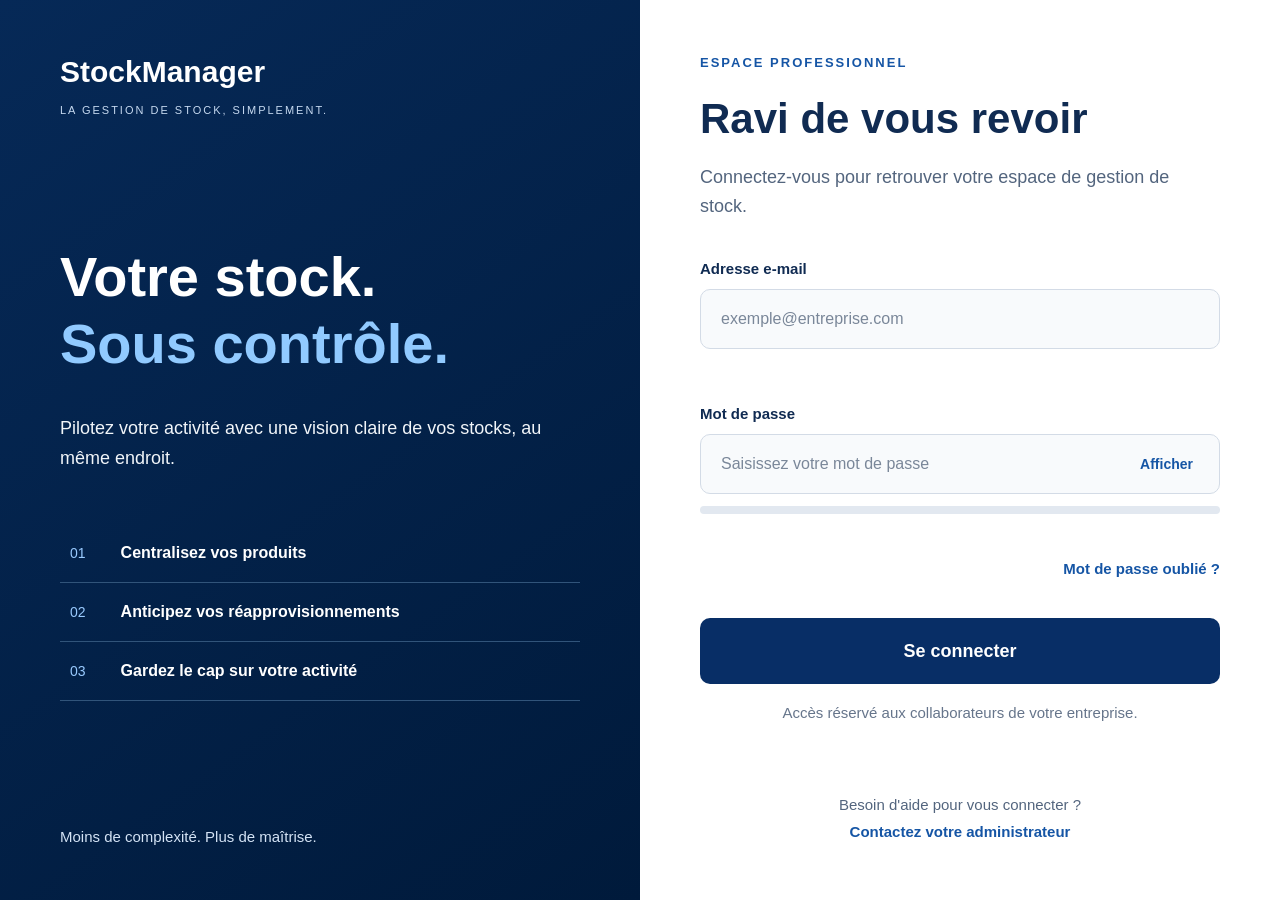
<file: connexion.html>
<!DOCTYPE html>
<html lang="fr">
<head>
    <meta charset="UTF-8">
    <meta name="viewport" content="width=device-width, initial-scale=1.0">
    <title>StockManager - Connexion</title>
    <link rel="stylesheet" href="connexion.css">
</head>

<body>

    <main class="container">

        <section class="left-panel">

            <header class="logo">
                <h2>StockManager</h2>
                <p>LA GESTION DE STOCK, SIMPLEMENT.</p>
            </header>

            <div class="presentation">
                <h1>
                    Votre stock.<br>
                    <span>Sous contrôle.</span>
                </h1>

                <p class="description">
                    Pilotez votre activité avec une vision claire de vos stocks,
                    au même endroit.
                </p>

                <div class="advantages">
                    <div class="advantage">
                        <span>01</span>
                        <strong>Centralisez vos produits</strong>
                    </div>

                    <div class="advantage">
                        <span>02</span>
                        <strong>Anticipez vos réapprovisionnements</strong>
                    </div>

                    <div class="advantage">
                        <span>03</span>
                        <strong>Gardez le cap sur votre activité</strong>
                    </div>
                </div>
            </div>

            <footer class="left-footer">
                Moins de complexité. Plus de maîtrise.
            </footer>

        </section>

        <section class="right-panel">

            <div class="login">

                <p class="label-top">ESPACE PROFESSIONNEL</p>

                <h2>Ravi de vous revoir</h2>

                <p class="intro">
                    Connectez-vous pour retrouver votre espace
                    de gestion de stock.
                </p>

                <form id="login-form" action="" method="POST" novalidate>

                    <div class="form-group">
                        <label for="email">Adresse e-mail</label>
                        <input
                            type="email"
                            id="email"
                            name="email"
                            placeholder="exemple@entreprise.com"
                            required
                        >
                        <p class="message" id="email-message"></p>
                    </div>

                    <div class="form-group">
                        <label for="password">Mot de passe</label>
                        <div class="password-wrapper">
                            <input
                                type="password"
                                id="password"
                                name="password"
                                placeholder="Saisissez votre mot de passe"
                                required
                            >
                            <button type="button" class="toggle-password" id="toggle-password">Afficher</button>
                        </div>
                        <div class="strength-bar">
                            <div id="strength-fill"></div>
                        </div>
                        <p class="message" id="password-message"></p>
                    </div>

                    <div class="forgot">
                        <a href="motdepasse-oublie.html">Mot de passe oublié ?</a>
                    </div>

                    <button type="submit">Se connecter</button>

                </form>

                <p class="access">
                    Accès réservé aux collaborateurs de votre entreprise.
                </p>

                <div class="help">
                    <p>Besoin d'aide pour vous connecter ?</p>
                    <a href="#">Contactez votre administrateur</a>
                </div>

            </div>

        </section>

    </main>

    <script src="connexion.js"></script>

</body>
</html>
</file>
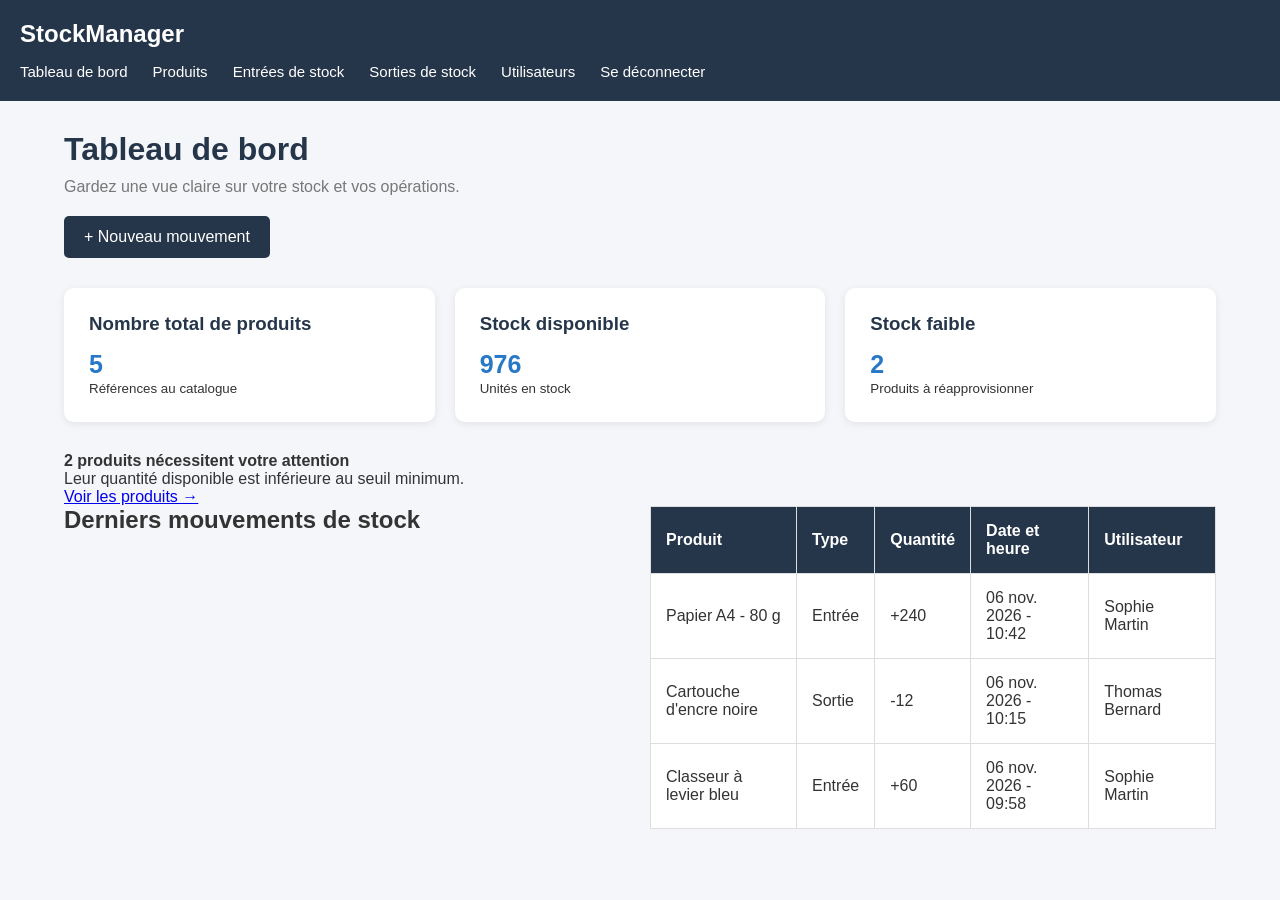
<file: dashboard.html>
<!DOCTYPE html>
<html lang="fr">
<head>
    <meta charset="UTF-8">
    <meta name="viewport" content="width=device-width, initial-scale=1.0">
    <title>StockManager - Tableau de bord</title>
    <link rel="stylesheet" href="dashboard.css">
</head>
<body>
    <nav>
        <h2>StockManager</h2>
        <ul>
            <li><a href="dashboard.html">Tableau de bord</a></li>
            <li><a href="produits.html">Produits</a></li>
            <li><a href="entrees.html">Entrées de stock</a></li>
            <li><a href="sorties.html">Sorties de stock</a></li>
            <li><a href="utilisateurs.html">Utilisateurs</a></li>
            <li><a href="index.html">Se déconnecter</a></li>
        </ul>
    </nav>

    <main>
        <header>
            <h1>Tableau de bord</h1>
            <p>Gardez une vue claire sur votre stock et vos opérations.</p>
            <a href="mouvements.html">+ Nouveau mouvement</a>
        </header>

        <section class="stats">
            <article>
                <h3>Nombre total de produits</h3>
                <p class="chiffre" id="total-produits">1 248</p>
                <small>Références au catalogue</small>
            </article>
            <article>
                <h3>Stock disponible</h3>
                <p class="chiffre" id="total-stock">24 580</p>
                <small>Unités en stock</small>
            </article>
            <article>
                <h3>Stock faible</h3>
                <p class="chiffre" id="total-faible">18</p>
                <small>Produits à réapprovisionner</small>
            </article>
        </section>

        <aside class="alerte">
            <strong id="message-alerte">18 produits nécessitent votre attention</strong>
            <p>Leur quantité disponible est inférieure au seuil minimum.</p>
            <a href="produits.html">Voir les produits →</a>
        </aside>

        <section>
            <h2>Derniers mouvements de stock</h2>
            <table>
                <thead>
                    <tr>
                        <th>Produit</th>
                        <th>Type</th>
                        <th>Quantité</th>
                        <th>Date et heure</th>
                        <th>Utilisateur</th>
                    </tr>
                </thead>
                <tbody>
                    <tr>
                        <td>Papier A4 - 80 g</td>
                        <td>Entrée</td>
                        <td>+240</td>
                        <td>06 nov. 2026 - 10:42</td>
                        <td>Sophie Martin</td>
                    </tr>
                    <tr>
                        <td>Cartouche d'encre noire</td>
                        <td>Sortie</td>
                        <td>-12</td>
                        <td>06 nov. 2026 - 10:15</td>
                        <td>Thomas Bernard</td>
                    </tr>
                    <tr>
                        <td>Classeur à levier bleu</td>
                        <td>Entrée</td>
                        <td>+60</td>
                        <td>06 nov. 2026 - 09:58</td>
                        <td>Sophie Martin</td>
                    </tr>
                </tbody>
            </table>
        </section>
    </main>
    <script src="stock.js"></script>
    <script src="dashboard.js"></script>
</body>
</html>
</file>
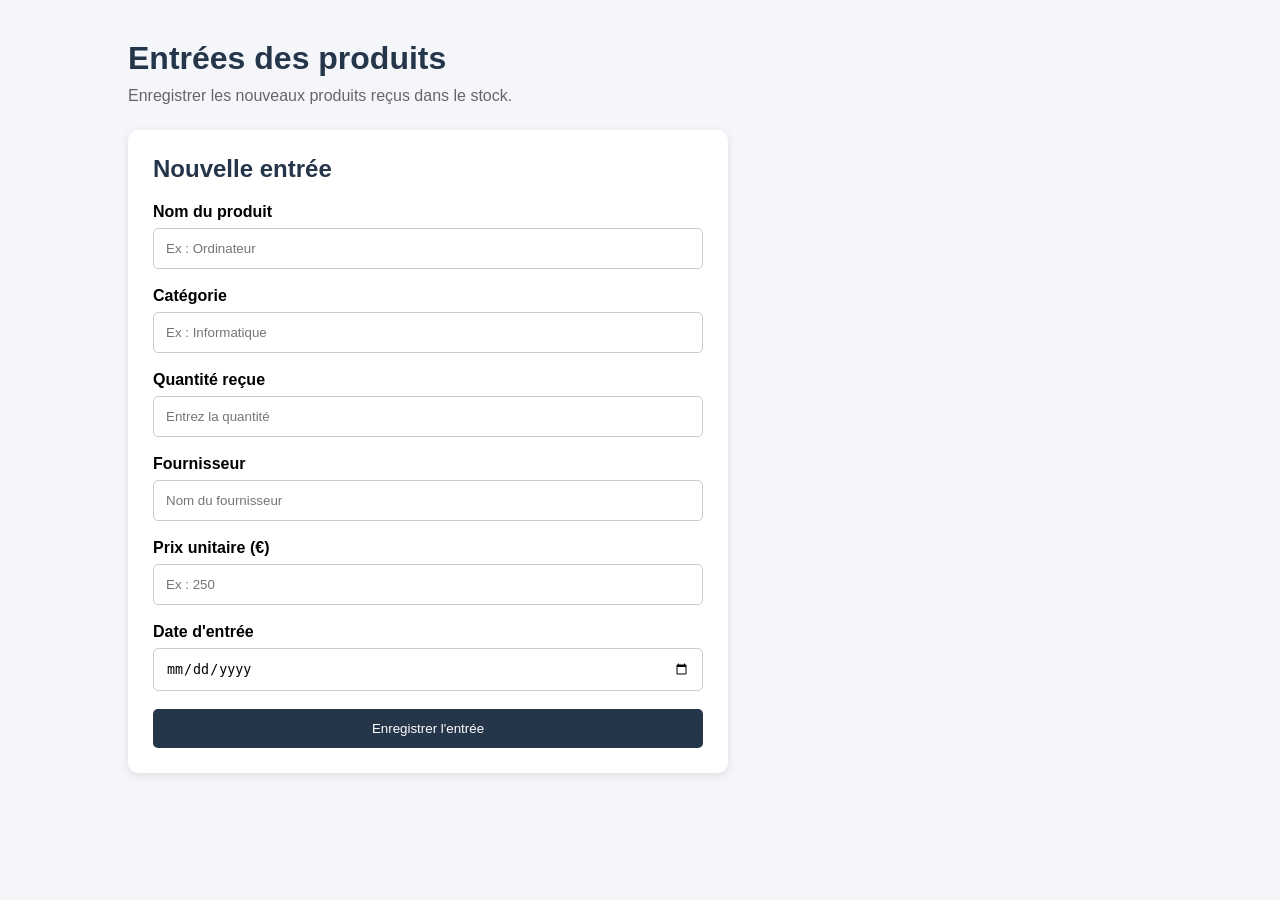
<file: entrees.html>
<!DOCTYPE html>
<html lang="fr">
<head>
    <meta charset="UTF-8">
    <meta name="viewport" content="width=device-width, initial-scale=1.0">
    <title>Entrées des produits</title>
    <link rel="stylesheet" href="entrees.css">
</head>
<body>

    <div class="container">
        <h1>Entrées des produits</h1>
        <p>Enregistrer les nouveaux produits reçus dans le stock.</p>

        <div class="formulaire">
            <h2>Nouvelle entrée</h2>

            <form>
                <label>Nom du produit</label>
                <input type="text" placeholder="Ex : Ordinateur">

                <label>Catégorie</label>
                <input type="text" placeholder="Ex : Informatique">

                <label>Quantité reçue</label>
                <input type="number" placeholder="Entrez la quantité">

                <label>Fournisseur</label>
                <input type="text" placeholder="Nom du fournisseur">

                <label>Prix unitaire (€)</label>
                <input type="number" step="0.01" placeholder="Ex : 250">

                <label>Date d'entrée</label>
                <input type="date">

                <button type="submit">Enregistrer l'entrée</button>
            </form>
        </div>
    </div>

</body>
</html>
</file>
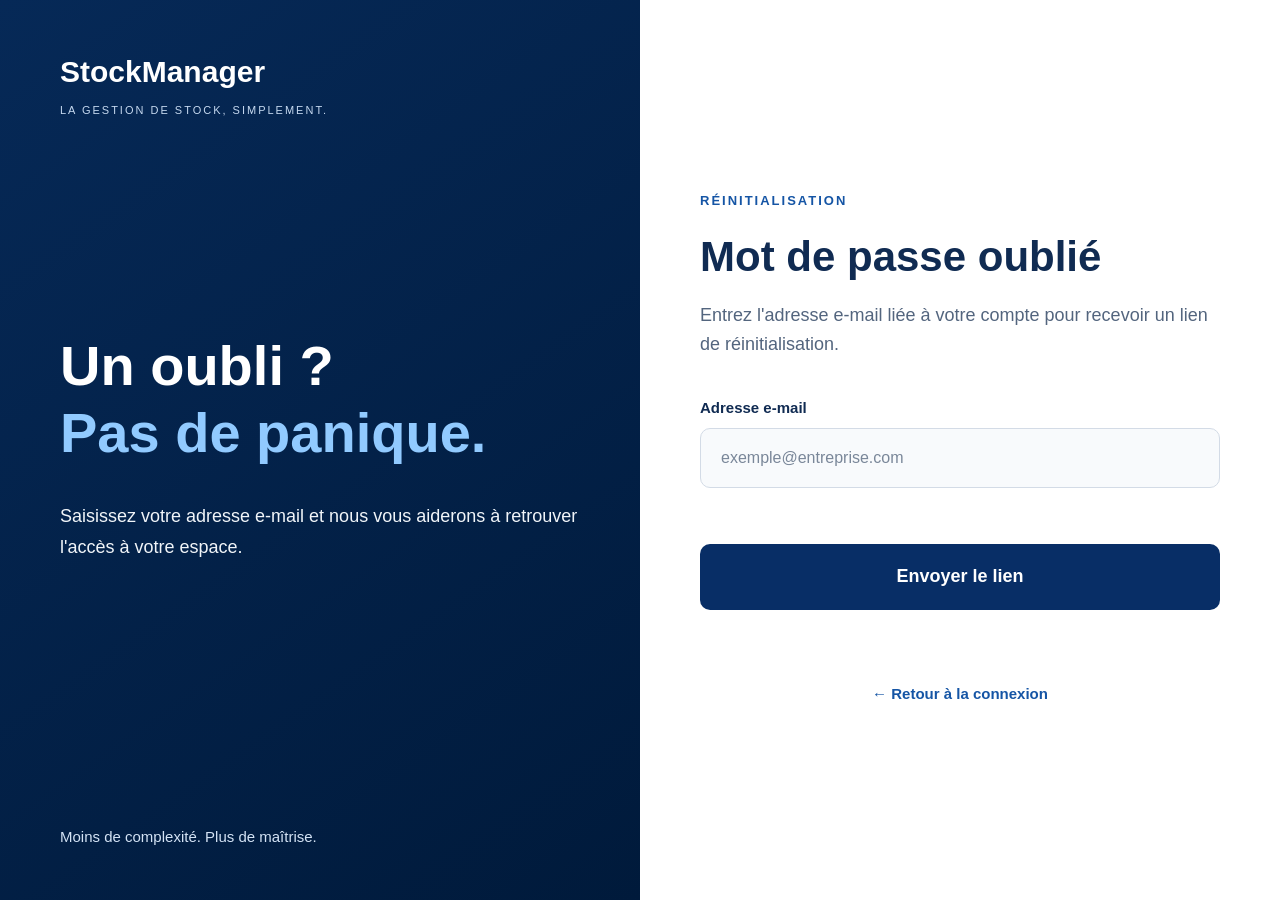
<file: motdepasse-oublie.html>
<!DOCTYPE html>
<html lang="fr">
<head>
    <meta charset="UTF-8">
    <meta name="viewport" content="width=device-width, initial-scale=1.0">
    <title>StockManager - Mot de passe oublié</title>
    <link rel="stylesheet" href="connexion.css">
</head>

<body>

    <main class="container">

        <section class="left-panel">

            <header class="logo">
                <h2>StockManager</h2>
                <p>LA GESTION DE STOCK, SIMPLEMENT.</p>
            </header>

            <div class="presentation">
                <h1>
                    Un oubli ?<br>
                    <span>Pas de panique.</span>
                </h1>

                <p class="description">
                    Saisissez votre adresse e-mail et nous vous aiderons
                    à retrouver l'accès à votre espace.
                </p>
            </div>

            <footer class="left-footer">
                Moins de complexité. Plus de maîtrise.
            </footer>

        </section>

        <section class="right-panel">

            <div class="login">

                <p class="label-top">RÉINITIALISATION</p>

                <h2>Mot de passe oublié</h2>

                <p class="intro">
                    Entrez l'adresse e-mail liée à votre compte pour recevoir
                    un lien de réinitialisation.
                </p>

                <form id="oubli-form" novalidate>

                    <div class="form-group">
                        <label for="email">Adresse e-mail</label>
                        <input
                            type="email"
                            id="email"
                            name="email"
                            placeholder="exemple@entreprise.com"
                            required
                        >
                        <p class="message" id="email-message"></p>
                    </div>

                    <button type="submit">Envoyer le lien</button>

                </form>

                <p class="confirmation" id="confirmation"></p>

                <div class="help">
                    <a href="connexion.html">← Retour à la connexion</a>
                </div>

            </div>

        </section>

    </main>

    <script src="oubli.js"></script>

</body>
</html>
</file>
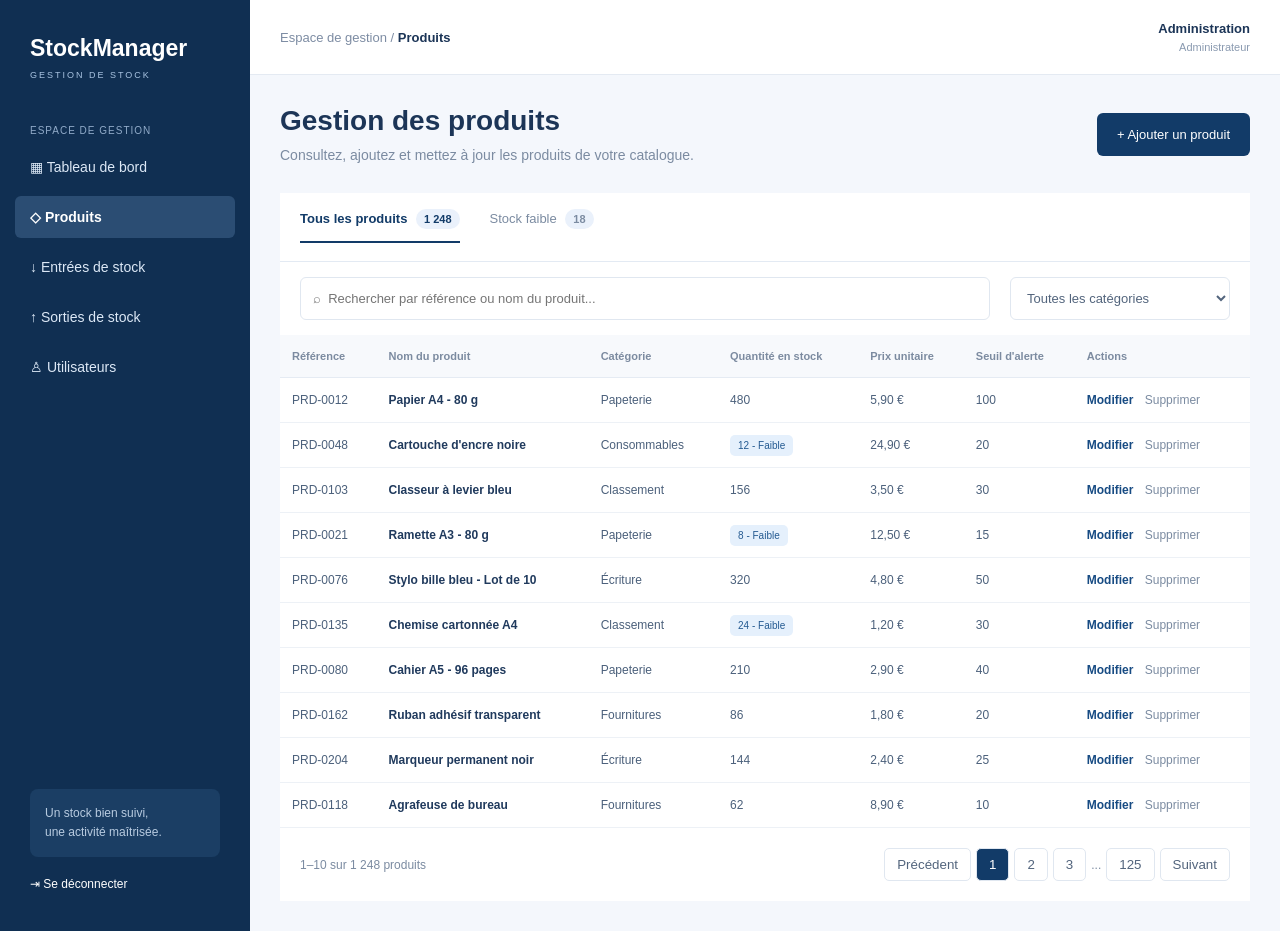
<file: produits.html>
<!DOCTYPE html>
<html lang="fr">
<head>
    <meta charset="UTF-8">
    <meta name="viewport" content="width=device-width, initial-scale=1.0">
    <title>StockManager - Produits</title>
    <link rel="stylesheet" href="produits.css">
</head>
<body>

<div class="layout">

    <aside class="sidebar">

        <div class="logo">
            <h2>StockManager</h2>
            <p>GESTION DE STOCK</p>
        </div>

        <p class="menu-title">ESPACE DE GESTION</p>

        <nav>
            <a href="index.php">▦ Tableau de bord</a>
            <a href="produits.html" class="active">◇ Produits</a>
            <a href="#">↓ Entrées de stock</a>
            <a href="#">↑ Sorties de stock</a>
            <a href="#">♙ Utilisateurs</a>
        </nav>

        <div class="sidebar-footer">
            <p>Un stock bien suivi,<br>une activité maîtrisée.</p>
            <a href="connexion.html">⇥ Se déconnecter</a>
        </div>

    </aside>

   
    <main class="main-content">

        <header class="topbar">
            <div class="breadcrumb">
                Espace de gestion / <strong>Produits</strong>
            </div>

            <div class="user">
                Administration
                <span>Administrateur</span>
            </div>
        </header>

        <section class="content">

            <div class="page-header">
                <div>
                    <h1>Gestion des produits</h1>
                    <p>Consultez, ajoutez et mettez à jour les produits de votre catalogue.</p>
                </div>

                <button class="add-button" onclick="alert('Formulaire d’ajout à créer')">
                    + Ajouter un produit
                </button>
            </div>

            <!-- STATISTIQUES -->
            <div class="tabs">
                <span class="selected">Tous les produits <b>1 248</b></span>
                <span>Stock faible <b>18</b></span>
            </div>

            <!-- RECHERCHE -->
            <div class="filters">
                <input type="text" placeholder="⌕  Rechercher par référence ou nom du produit...">

                <select>
                    <option>Toutes les catégories</option>
                    <option>Papeterie</option>
                    <option>Consommables</option>
                    <option>Classement</option>
                    <option>Écriture</option>
                    <option>Fournitures</option>
                </select>
            </div>

           
            <div class="table-container">

                <table>
                    <thead>
                        <tr>
                            <th>Référence</th>
                            <th>Nom du produit</th>
                            <th>Catégorie</th>
                            <th>Quantité en stock</th>
                            <th>Prix unitaire</th>
                            <th>Seuil d'alerte</th>
                            <th>Actions</th>
                        </tr>
                    </thead>

                    <tbody>
                        <tr>
                            <td>PRD-0012</td>
                            <td>Papier A4 - 80 g</td>
                            <td>Papeterie</td>
                            <td>480</td>
                            <td>5,90 €</td>
                            <td>100</td>
                            <td><a href="#">Modifier</a> <a class="delete" href="#">Supprimer</a></td>
                        </tr>

                        <tr>
                            <td>PRD-0048</td>
                            <td>Cartouche d'encre noire</td>
                            <td>Consommables</td>
                            <td><span class="low">12 - Faible</span></td>
                            <td>24,90 €</td>
                            <td>20</td>
                            <td><a href="#">Modifier</a> <a class="delete" href="#">Supprimer</a></td>
                        </tr>

                        <tr>
                            <td>PRD-0103</td>
                            <td>Classeur à levier bleu</td>
                            <td>Classement</td>
                            <td>156</td>
                            <td>3,50 €</td>
                            <td>30</td>
                            <td><a href="#">Modifier</a> <a class="delete" href="#">Supprimer</a></td>
                        </tr>

                        <tr>
                            <td>PRD-0021</td>
                            <td>Ramette A3 - 80 g</td>
                            <td>Papeterie</td>
                            <td><span class="low">8 - Faible</span></td>
                            <td>12,50 €</td>
                            <td>15</td>
                            <td><a href="#">Modifier</a> <a class="delete" href="#">Supprimer</a></td>
                        </tr>

                        <tr>
                            <td>PRD-0076</td>
                            <td>Stylo bille bleu - Lot de 10</td>
                            <td>Écriture</td>
                            <td>320</td>
                            <td>4,80 €</td>
                            <td>50</td>
                            <td><a href="#">Modifier</a> <a class="delete" href="#">Supprimer</a></td>
                        </tr>

                        <tr>
                            <td>PRD-0135</td>
                            <td>Chemise cartonnée A4</td>
                            <td>Classement</td>
                            <td><span class="low">24 - Faible</span></td>
                            <td>1,20 €</td>
                            <td>30</td>
                            <td><a href="#">Modifier</a> <a class="delete" href="#">Supprimer</a></td>
                        </tr>

                        <tr>
                            <td>PRD-0080</td>
                            <td>Cahier A5 - 96 pages</td>
                            <td>Papeterie</td>
                            <td>210</td>
                            <td>2,90 €</td>
                            <td>40</td>
                            <td><a href="#">Modifier</a> <a class="delete" href="#">Supprimer</a></td>
                        </tr>

                        <tr>
                            <td>PRD-0162</td>
                            <td>Ruban adhésif transparent</td>
                            <td>Fournitures</td>
                            <td>86</td>
                            <td>1,80 €</td>
                            <td>20</td>
                            <td><a href="#">Modifier</a> <a class="delete" href="#">Supprimer</a></td>
                        </tr>

                        <tr>
                            <td>PRD-0204</td>
                            <td>Marqueur permanent noir</td>
                            <td>Écriture</td>
                            <td>144</td>
                            <td>2,40 €</td>
                            <td>25</td>
                            <td><a href="#">Modifier</a> <a class="delete" href="#">Supprimer</a></td>
                        </tr>

                        <tr>
                            <td>PRD-0118</td>
                            <td>Agrafeuse de bureau</td>
                            <td>Fournitures</td>
                            <td>62</td>
                            <td>8,90 €</td>
                            <td>10</td>
                            <td><a href="#">Modifier</a> <a class="delete" href="#">Supprimer</a></td>
                        </tr>
                    </tbody>
                </table>

            </div>

            <div class="pagination">
                <span>1–10 sur 1 248 produits</span>
                <div>
                    <button>Précédent</button>
                    <button class="current">1</button>
                    <button>2</button>
                    <button>3</button>
                    <span>...</span>
                    <button>125</button>
                    <button>Suivant</button>
                </div>
            </div>

        </section>

    </main>

</div>

</body>
</html>
</file>
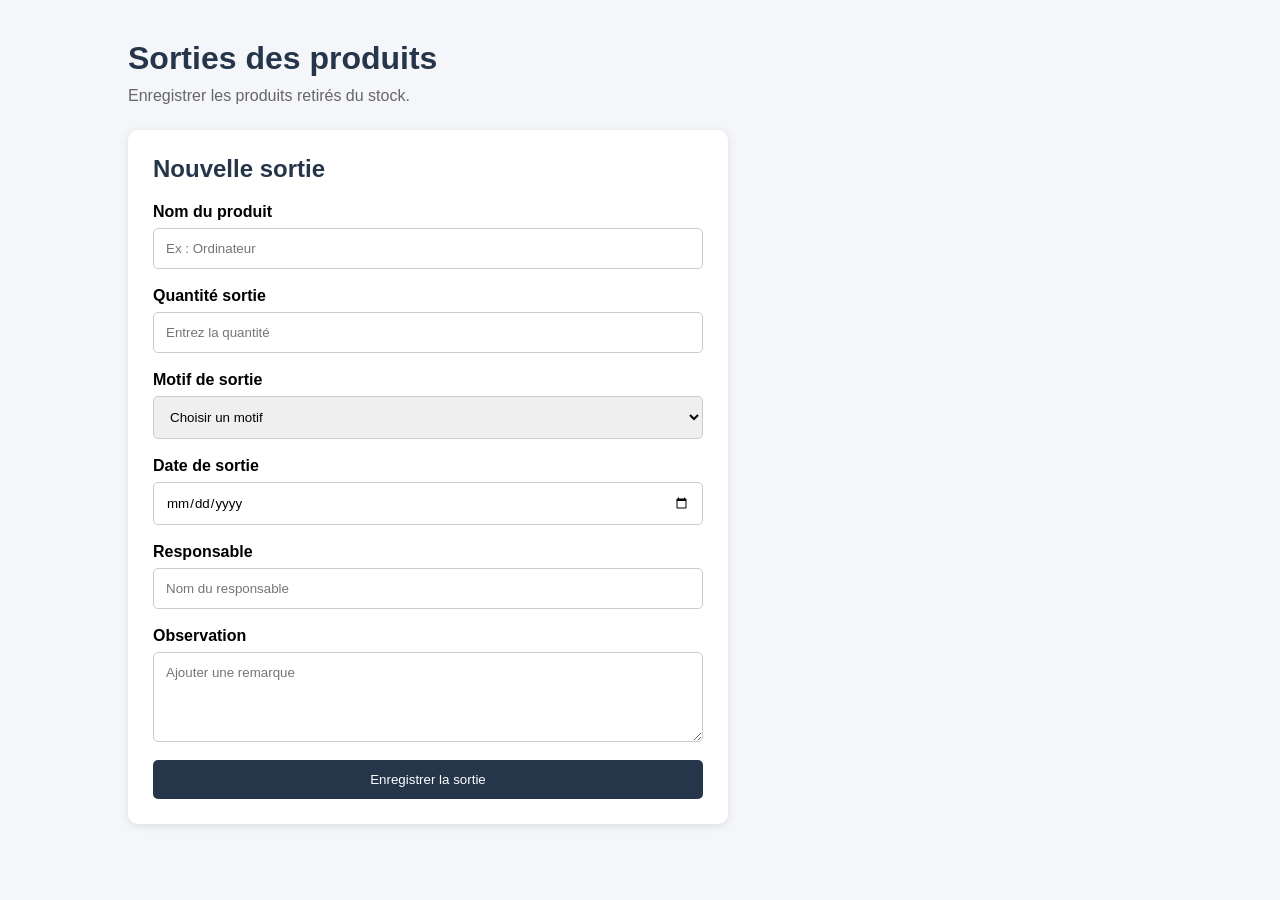
<file: sorties.html>
<!DOCTYPE html>
<html lang="fr">
<head>
    <meta charset="UTF-8">
    <meta name="viewport" content="width=device-width, initial-scale=1.0">
    <title>Sorties des produits</title>
    <link rel="stylesheet" href="sorties.css">
</head>
<body>

    <div class="container">
        <h1>Sorties des produits</h1>
        <p>Enregistrer les produits retirés du stock.</p>

        <div class="formulaire">
            <h2>Nouvelle sortie</h2>

            <form>
                <label>Nom du produit</label>
                <input type="text" placeholder="Ex : Ordinateur">

                <label>Quantité sortie</label>
                <input type="number" min="1" placeholder="Entrez la quantité">

                <label>Motif de sortie</label>
                <select>
                    <option value="">Choisir un motif</option>
                    <option>Vente</option>
                    <option>Utilisation</option>
                    <option>Perte</option>
                    <option>Produit endommagé</option>
                    <option>Autre</option>
                </select>

                <label>Date de sortie</label>
                <input type="date">

                <label>Responsable</label>
                <input type="text" placeholder="Nom du responsable">

                <label>Observation</label>
                <textarea placeholder="Ajouter une remarque"></textarea>

                <button type="submit">Enregistrer la sortie</button>
            </form>
        </div>
    </div>

</body>
</html>
</file>
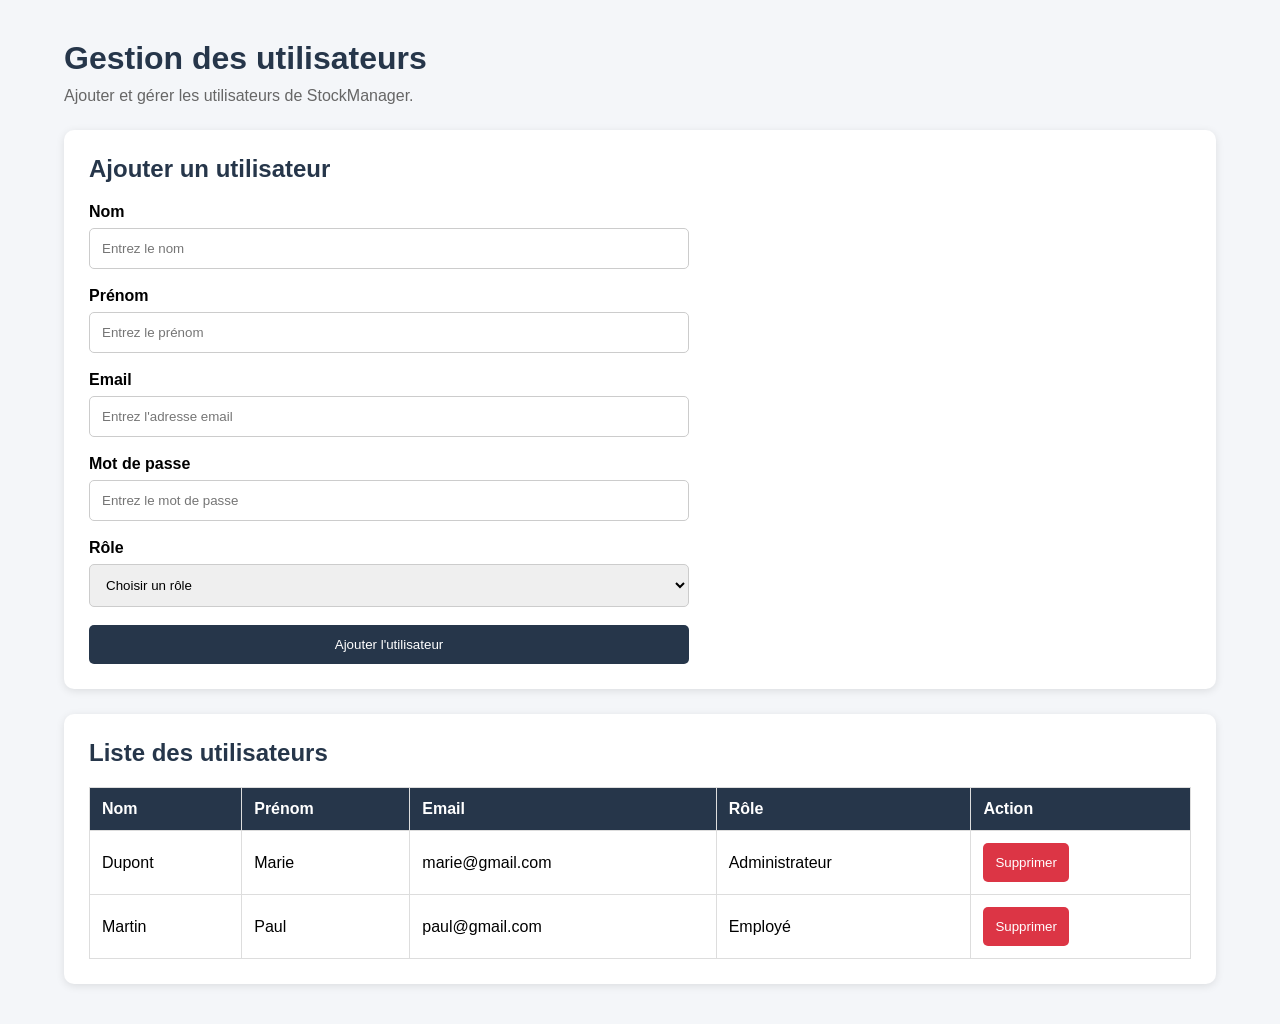
<file: utilisateurs.html>
<!DOCTYPE html>
<html lang="fr">
<head>
    <meta charset="UTF-8">
    <meta name="viewport" content="width=device-width, initial-scale=1.0">
    <title>Gestion des utilisateurs</title>
    <link rel="stylesheet" href="utilisateurs.css">
</head>
<body>

    <div class="container">

        <h1>Gestion des utilisateurs</h1>
        <p>Ajouter et gérer les utilisateurs de StockManager.</p>

        <div class="formulaire">
            <h2>Ajouter un utilisateur</h2>

            <form>
                <label>Nom</label>
                <input type="text" placeholder="Entrez le nom">

                <label>Prénom</label>
                <input type="text" placeholder="Entrez le prénom">

                <label>Email</label>
                <input type="email" placeholder="Entrez l'adresse email">

                <label>Mot de passe</label>
                <input type="password" placeholder="Entrez le mot de passe">

                <label>Rôle</label>
                <select>
                    <option value="">Choisir un rôle</option>
                    <option>Administrateur</option>
                    <option>Gestionnaire</option>
                    <option>Employé</option>
                </select>

                <button type="submit">Ajouter l'utilisateur</button>
            </form>
        </div>

        <div class="tableau">
            <h2>Liste des utilisateurs</h2>

            <table>
                <tr>
                    <th>Nom</th>
                    <th>Prénom</th>
                    <th>Email</th>
                    <th>Rôle</th>
                    <th>Action</th>
                </tr>

                <tr>
                    <td>Dupont</td>
                    <td>Marie</td>
                    <td>marie@gmail.com</td>
                    <td>Administrateur</td>
                    <td><button class="supprimer">Supprimer</button></td>
                </tr>

                <tr>
                    <td>Martin</td>
                    <td>Paul</td>
                    <td>paul@gmail.com</td>
                    <td>Employé</td>
                    <td><button class="supprimer">Supprimer</button></td>
                </tr>
            </table>
        </div>

    </div>

</body>
</html>
</file>
<file: connexion.css>
* {
    margin: 0;
    padding: 0;
    box-sizing: border-box;
    font-family: Arial, Helvetica, sans-serif;
}

body {
    background: #ffffff;
    min-height: 100vh;
}

.container {
    display: flex;
    width: 100%;
    min-height: 100vh;
}

/* PARTIE GAUCHE */

.left-panel {
    width: 50%;
    background: linear-gradient(145deg, #062957, #001a3b);
    color: #ffffff;
    padding: 55px 60px;
    display: flex;
    flex-direction: column;
    justify-content: space-between;
}

.logo h2 {
    font-size: 30px;
    font-weight: bold;
}

.logo p {
    font-size: 11px;
    letter-spacing: 2px;
    margin-top: 15px;
    color: #c5d8ef;
}

.presentation h1 {
    font-size: 56px;
    line-height: 1.2;
    margin-bottom: 35px;
    font-weight: bold;
}

.presentation h1 span {
    color: #91caff;
}

.description {
    font-size: 18px;
    line-height: 1.7;
    margin-bottom: 50px;
    color: #f1f5f9;
}

.advantage {
    display: flex;
    align-items: center;
    gap: 35px;
    padding: 20px 10px;
    border-bottom: 1px solid #31547a;
    font-size: 16px;
}

.advantage span {
    color: #9acbff;
    font-size: 14px;
}

.advantage strong {
    font-weight: 600;
}

.left-footer {
    font-size: 15px;
    color: #d4e3f5;
}

/* PARTIE DROITE */

.right-panel {
    width: 50%;
    background: #ffffff;
    display: flex;
    justify-content: center;
    align-items: center;
    padding: 50px;
}

.login {
    width: 100%;
    max-width: 520px;
}

.label-top {
    color: #1555a5;
    font-size: 13px;
    letter-spacing: 2px;
    font-weight: bold;
    margin-bottom: 25px;
}

.login h2 {
    font-size: 42px;
    color: #102b52;
    margin-bottom: 20px;
}

.intro {
    font-size: 18px;
    color: #53657e;
    line-height: 1.6;
    margin-bottom: 40px;
}

/* FORMULAIRE */

.form-group {
    margin-bottom: 30px;
}

.form-group label {
    display: block;
    color: #102b52;
    font-weight: bold;
    font-size: 15px;
    margin-bottom: 12px;
}

.form-group input {
    width: 100%;
    height: 60px;
    padding: 0 20px;
    border: 1px solid #d3dbe6;
    border-radius: 10px;
    background: #f8fafc;
    font-size: 16px;
    color: #102b52;
    outline: none;
}

.form-group input:focus {
    border-color: #174b8d;
}

.form-group input::placeholder {
    color: #7a8799;
}

/* MOT DE PASSE OUBLIE */

.forgot {
    text-align: right;
    margin-top: -10px;
    margin-bottom: 40px;
}

.forgot a {
    color: #1555a5;
    font-size: 15px;
    font-weight: bold;
    text-decoration: none;
}

/* BOUTON */

button {
    width: 100%;
    height: 66px;
    background: #082e66;
    color: white;
    border: none;
    border-radius: 10px;
    font-size: 18px;
    font-weight: bold;
    cursor: pointer;
}

button:hover {
    background: #164783;
}

/* INFORMATIONS */

.access {
    text-align: center;
    color: #66758b;
    font-size: 15px;
    margin-top: 20px;
}

.help {
    text-align: center;
    margin-top: 70px;
    line-height: 1.8;
    color: #53657e;
    font-size: 15px;
}

.help a {
    color: #1555a5;
    text-decoration: none;
    font-weight: bold;
}

/* RESPONSIVE */

@media screen and (max-width: 900px) {
    .container {
        flex-direction: column;
    }

    .left-panel,
    .right-panel {
        width: 100%;
    }

    .left-panel {
        min-height: 650px;
        padding: 35px;
    }

    .presentation h1 {
        font-size: 40px;
    }

    .right-panel {
        padding: 40px 25px;
    }

    .login h2 {
        font-size: 32px;
    }
}

/* VALIDATION */

.form-group input.valid {
    border-color: #16a34a;
}

.form-group input.invalid {
    border-color: #dc2626;
}

.message {
    font-size: 14px;
    margin-top: 8px;
    min-height: 18px;
}

.message.error {
    color: #dc2626;
}

.message.success {
    color: #16a34a;
}

/* BARRE DE FORCE DU MOT DE PASSE */

.strength-bar {
    height: 8px;
    background: #e2e8f0;
    border-radius: 4px;
    margin-top: 12px;
    overflow: hidden;
}

#strength-fill {
    height: 100%;
    width: 0;
    transition: width 0.3s, background 0.3s;
}

#strength-fill.faible {
    width: 33%;
    background: #dc2626;
}

#strength-fill.moyen {
    width: 66%;
    background: #f59e0b;
}

#strength-fill.fort {
    width: 100%;
    background: #16a34a;
}

/* PAGE MOT DE PASSE OUBLIE */

.confirmation {
    display: none;
    margin-top: 25px;
    padding: 18px 20px;
    background: #ecfdf3;
    border: 1px solid #16a34a;
    border-radius: 10px;
    color: #166534;
    font-size: 15px;
    line-height: 1.6;
}

.confirmation.visible {
    display: block;
}

/* AFFICHER / MASQUER LE MOT DE PASSE */

.password-wrapper {
    position: relative;
}

.password-wrapper input {
    padding-right: 100px;
}

.toggle-password {
    position: absolute;
    top: 50%;
    right: 15px;
    transform: translateY(-50%);
    width: auto;
    height: auto;
    padding: 8px 12px;
    background: none;
    border: none;
    color: #1555a5;
    font-size: 14px;
    font-weight: bold;
    cursor: pointer;
}

.toggle-password:hover {
    background: none;
    color: #082e66;
}
</file>
<file: dashboard.css>
/* Réinitialisation */
* {
    margin: 0;
    padding: 0;
    box-sizing: border-box;
}

/* Corps de la page */
body {
    font-family: Arial, sans-serif;
    background-color: #f4f6f9;
    color: #333;
}

/* Menu de navigation */
nav {
    background-color: #26364a;
    padding: 20px;
}

nav h2 {
    color: white;
    margin-bottom: 15px;
}

nav ul {
    list-style: none;
    display: flex;
    gap: 25px;
    flex-wrap: wrap;
}

nav ul li a {
    color: white;
    text-decoration: none;
    font-size: 15px;
}

nav ul li a:hover {
    color: #4da3ff;
}

/* Contenu principal */
main {
    width: 90%;
    margin: 30px auto;
}

/* En-tête */
header {
    margin-bottom: 30px;
}

header h1 {
    color: #26364a;
    margin-bottom: 10px;
}

header p {
    color: #777;
    margin-bottom: 20px;
}

header a {
    display: inline-block;
    background-color: #26364a;
    color: white;
    padding: 12px 20px;
    text-decoration: none;
    border-radius: 5px;
}

header a:hover {
    background-color: #405b78;
}

/* Cartes statistiques */
section {
    display: grid;
    grid-template-columns: repeat(auto-fit, minmax(200px, 1fr));
    gap: 20px;
    margin-bottom: 30px;
}

section article {
    background-color: white;
    padding: 25px;
    border-radius: 10px;
    box-shadow: 0 2px 8px rgba(0,0,0,0.08);
}

section article h3 {
    color: #26364a;
    margin-bottom: 15px;
}

section article p {
    font-size: 25px;
    font-weight: bold;
    color: #2878c8;
}

/* Tableaux */
table {
    width: 100%;
    border-collapse: collapse;
    background-color: white;
    margin-bottom: 30px;
}

th, td {
    padding: 15px;
    border: 1px solid #ddd;
    text-align: left;
}

th {
    background-color: #26364a;
    color: white;
}

/* Adaptation téléphone */
@media screen and (max-width: 600px) {
    nav ul {
        flex-direction: column;
        gap: 12px;
    }

    main {
        width: 95%;
    }
}
</file>
<file: entrees.css>
* {
    margin: 0;
    padding: 0;
    box-sizing: border-box;
}

body {
    font-family: Arial, sans-serif;
    background-color: #f4f6f9;
}

.container {
    width: 80%;
    margin: 40px auto;
}

h1 {
    color: #26364a;
    margin-bottom: 10px;
}

p {
    color: #666;
    margin-bottom: 25px;
}

.formulaire {
    background-color: white;
    padding: 25px;
    border-radius: 10px;
    box-shadow: 0 2px 8px rgba(0,0,0,0.1);
    max-width: 600px;
}

h2 {
    margin-bottom: 20px;
    color: #26364a;
}

form {
    display: flex;
    flex-direction: column;
}

label {
    margin-bottom: 7px;
    font-weight: bold;
}

input {
    padding: 12px;
    margin-bottom: 18px;
    border: 1px solid #ccc;
    border-radius: 5px;
}

button {
    padding: 12px;
    background-color: #26364a;
    color: white;
    border: none;
    border-radius: 5px;
    cursor: pointer;
}

button:hover {
    background-color: #354d68;
}
</file>
<file: produits.css>
* {
    margin: 0;
    padding: 0;
    box-sizing: border-box;
    font-family: Arial, Helvetica, sans-serif;
}

body {
    background: #f4f7fc;
    color: #1c3557;
}

/* STRUCTURE */

.layout {
    display: flex;
    min-height: 100vh;
}

/* MENU LATERAL */

.sidebar {
    width: 250px;
    min-height: 100vh;
    background: #102f52;
    color: white;
    padding: 25px 15px;
    display: flex;
    flex-direction: column;
}

.logo {
    padding: 10px 15px 35px;
}

.logo h2 {
    font-size: 23px;
}

.logo p {
    font-size: 9px;
    letter-spacing: 2px;
    margin-top: 8px;
    color: #a9c4e2;
}

.menu-title {
    font-size: 10px;
    color: #91abc9;
    margin: 10px 15px;
    letter-spacing: 1px;
}

.sidebar nav {
    display: flex;
    flex-direction: column;
    gap: 8px;
}

.sidebar nav a {
    color: #dce8f6;
    text-decoration: none;
    padding: 13px 15px;
    border-radius: 6px;
    font-size: 14px;
}

.sidebar nav a:hover,
.sidebar nav a.active {
    background: #2b4d73;
    color: white;
    font-weight: bold;
}

.sidebar-footer {
    margin-top: auto;
    padding: 15px;
    font-size: 12px;
    color: #b8cbe0;
}

.sidebar-footer p {
    background: #1b3e64;
    padding: 15px;
    border-radius: 8px;
    line-height: 1.6;
    margin-bottom: 20px;
}

.sidebar-footer a {
    color: white;
    text-decoration: none;
}

/* CONTENU */

.main-content {
    flex: 1;
    min-width: 0;
}

.topbar {
    background: white;
    height: 75px;
    padding: 0 30px;
    display: flex;
    justify-content: space-between;
    align-items: center;
    border-bottom: 1px solid #e4eaf2;
}

.breadcrumb {
    font-size: 13px;
    color: #7d8ca3;
}

.breadcrumb strong {
    color: #1c3557;
}

.user {
    font-size: 13px;
    font-weight: bold;
    text-align: right;
}

.user span {
    display: block;
    font-size: 11px;
    color: #8a9ab0;
    font-weight: normal;
    margin-top: 5px;
}

.content {
    padding: 30px;
}

/* TITRE */

.page-header {
    display: flex;
    justify-content: space-between;
    align-items: center;
    margin-bottom: 30px;
}

.page-header h1 {
    font-size: 28px;
    margin-bottom: 10px;
}

.page-header p {
    color: #7b8ba1;
    font-size: 14px;
}

.add-button {
    background: #123b68;
    color: white;
    border: none;
    padding: 14px 20px;
    border-radius: 6px;
    font-size: 13px;
    cursor: pointer;
}

.add-button:hover {
    background: #24578a;
}

/* ONGLETS */

.tabs {
    display: flex;
    gap: 30px;
    background: white;
    padding: 18px 20px;
    border-bottom: 1px solid #e3eaf3;
    font-size: 13px;
}

.tabs span {
    color: #7b8ba1;
    cursor: pointer;
}

.tabs b {
    background: #eaf1fb;
    padding: 4px 8px;
    border-radius: 10px;
    margin-left: 5px;
    font-size: 11px;
}

.tabs .selected {
    color: #123b68;
    font-weight: bold;
    border-bottom: 2px solid #123b68;
    padding-bottom: 15px;
}

/* FILTRES */

.filters {
    display: flex;
    justify-content: space-between;
    gap: 20px;
    background: white;
    padding: 15px 20px;
}

.filters input {
    flex: 1;
    padding: 12px;
    border: 1px solid #e0e7f0;
    border-radius: 6px;
    font-size: 13px;
}

.filters select {
    width: 220px;
    padding: 12px;
    border: 1px solid #e0e7f0;
    border-radius: 6px;
    background: white;
    color: #53657d;
    font-size: 13px;
}

/* TABLEAU */

.table-container {
    background: white;
    overflow-x: auto;
}

table {
    width: 100%;
    border-collapse: collapse;
    font-size: 12px;
    min-width: 900px;
}

thead {
    background: #f7f9fc;
}

th {
    text-align: left;
    color: #7c8ba0;
    font-size: 11px;
    padding: 15px 12px;
    border-bottom: 1px solid #e5ebf3;
}

td {
    padding: 15px 12px;
    border-bottom: 1px solid #edf1f6;
    color: #4b607b;
}

tbody tr:hover {
    background: #f8fbff;
}

td:nth-child(2) {
    color: #203a5d;
    font-weight: bold;
}

td a {
    color: #174b83;
    text-decoration: none;
    font-weight: bold;
    margin-right: 8px;
}

td a.delete {
    color: #7b8ba1;
    font-weight: normal;
}

.low {
    background: #e5f0fc;
    color: #245a91;
    padding: 5px 8px;
    border-radius: 5px;
    font-size: 10px;
}

/* PAGINATION */

.pagination {
    display: flex;
    justify-content: space-between;
    align-items: center;
    background: white;
    padding: 20px;
    color: #7b8ba1;
    font-size: 12px;
}

.pagination div {
    display: flex;
    align-items: center;
    gap: 5px;
}

.pagination button {
    padding: 8px 12px;
    background: white;
    border: 1px solid #e0e7f0;
    color: #53657d;
    border-radius: 5px;
    cursor: pointer;
}

.pagination button.current {
    background: #123b68;
    color: white;
}

/* RESPONSIVE */

@media screen and (max-width: 900px) {
    .sidebar {
        width: 200px;
    }

    .content {
        padding: 15px;
    }

    .page-header {
        flex-direction: column;
        align-items: flex-start;
        gap: 20px;
    }
}

@media screen and (max-width: 600px) {
    .layout {
        flex-direction: column;
    }

    .sidebar {
        width: 100%;
        min-height: auto;
    }

    .sidebar-footer {
        display: none;
    }

    .filters {
        flex-direction: column;
    }

    .filters select {
        width: 100%;
    }
}
</file>
<file: sorties.css>
* {
    margin: 0;
    padding: 0;
    box-sizing: border-box;
}

body {
    font-family: Arial, sans-serif;
    background-color: #f4f6f9;
}

.container {
    width: 80%;
    margin: 40px auto;
}

h1 {
    color: #26364a;
    margin-bottom: 10px;
}

p {
    color: #666;
    margin-bottom: 25px;
}

.formulaire {
    background-color: white;
    padding: 25px;
    border-radius: 10px;
    max-width: 600px;
    box-shadow: 0 2px 8px rgba(0,0,0,0.1);
}

h2 {
    color: #26364a;
    margin-bottom: 20px;
}

form {
    display: flex;
    flex-direction: column;
}

label {
    margin-bottom: 7px;
    font-weight: bold;
}

input, select, textarea {
    padding: 12px;
    margin-bottom: 18px;
    border: 1px solid #ccc;
    border-radius: 5px;
    font-family: Arial, sans-serif;
}

textarea {
    height: 90px;
    resize: vertical;
}

button {
    padding: 12px;
    background-color: #26364a;
    color: white;
    border: none;
    border-radius: 5px;
    cursor: pointer;
}

button:hover {
    background-color: #354d68;
}
</file>
<file: utilisateurs.css>
* {
    margin: 0;
    padding: 0;
    box-sizing: border-box;
}

body {
    font-family: Arial, sans-serif;
    background-color: #f4f6f9;
}

.container {
    width: 90%;
    margin: 40px auto;
}

h1 {
    color: #26364a;
    margin-bottom: 10px;
}

p {
    color: #666;
    margin-bottom: 25px;
}

.formulaire, .tableau {
    background-color: white;
    padding: 25px;
    border-radius: 10px;
    margin-bottom: 25px;
    box-shadow: 0 2px 8px rgba(0,0,0,0.1);
}

h2 {
    color: #26364a;
    margin-bottom: 20px;
}

form {
    display: flex;
    flex-direction: column;
    max-width: 600px;
}

label {
    margin-bottom: 7px;
    font-weight: bold;
}

input, select {
    padding: 12px;
    margin-bottom: 18px;
    border: 1px solid #ccc;
    border-radius: 5px;
}

button {
    padding: 12px;
    background-color: #26364a;
    color: white;
    border: none;
    border-radius: 5px;
    cursor: pointer;
}

.supprimer {
    background-color: #dc3545;
}

table {
    width: 100%;
    border-collapse: collapse;
}

th, td {
    padding: 12px;
    border: 1px solid #ddd;
    text-align: left;
}

th {
    background-color: #26364a;
    color: white;
}
</file>
